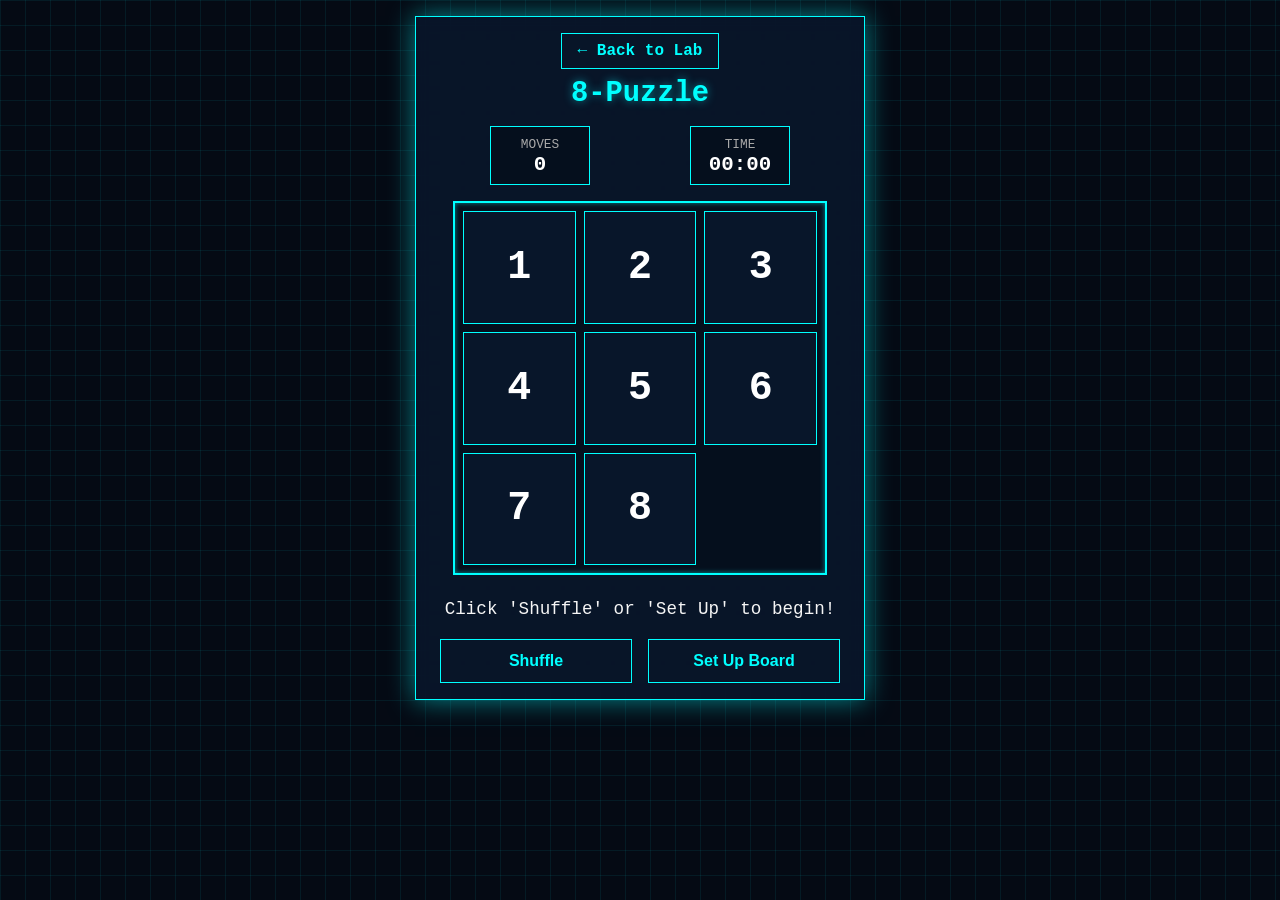
<file: games/8-puzzle/index.html>
<!DOCTYPE html>
<html lang="en">
<head>
    <meta charset="UTF-8">
    <meta name="viewport" content="width=device-width, initial-scale=1.0">
    <title>AI Sim: 8-Puzzle</title>
    <link rel="stylesheet" href="style.css">
    <script src="script.js" defer></script>
</head>
<body>

    <div class="game-container">

        <header class="game-header">
            <a href="../../index.html" class="btn-back">&larr; Back to Lab</a>
            <h1>8-Puzzle</h1>
        </header>

        <div class="game-info">
            <div class="info-box">
                <span>Moves</span>
                <p id="move-count">0</p>
            </div>
            <div class="info-box">
                <span>Time</span>
                <p id="timer">00:00</p>
            </div>
        </div>

        <div class="game-board" id="game-board">
            </div>

        <div class="game-controls">
            <p id="message">Click 'Shuffle' or 'Set Up' to begin!</p>
            <div class="button-group">
                <button id="shuffle-button" class="btn-play">Shuffle</button>
                <button id="setup-button" class="btn-play">Set Up Board</button>
            </div>
        </div>

    </div>

</body>
</html>
</file>
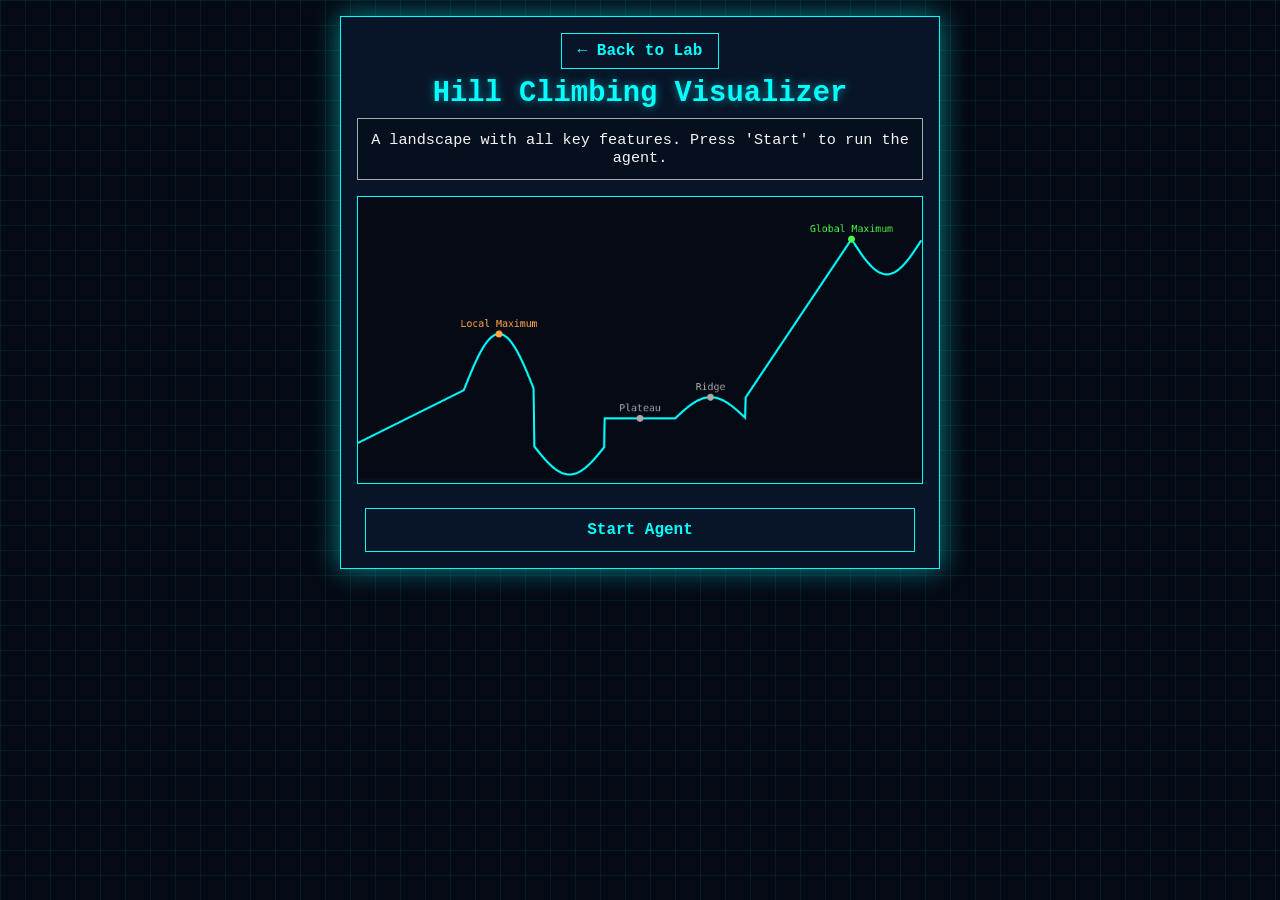
<file: games/hill-climbing/index.html>
<!DOCTYPE html>
<html lang="en">
<head>
    <meta charset="UTF-8">
    <meta name="viewport" content="width=device-width, initial-scale=1.0">
    <title>AI Sim: Hill Climbing</title>
    <link rel="stylesheet" href="style.css">
    <script src="script.js" defer></script>
</head>
<body>

    <div class="game-container">

        <header class="game-header">
            <a href="../../index.html" class="btn-back">&larr; Back to Lab</a>
            <h1>Hill Climbing Visualizer</h1>
        </header>

        <div class="message-area">
            <p id="message">A landscape with all key features. Press 'Start' to run the agent.</p>
        </div>

        <div class="simulation-world">
            <canvas id="landscape-canvas"></canvas>
        </div>
        
        <div class="controls-panel">
            <button id="start-button" class="btn-play">Start Agent</button>
        </div>

    </div>

</body>
</html>
</file>
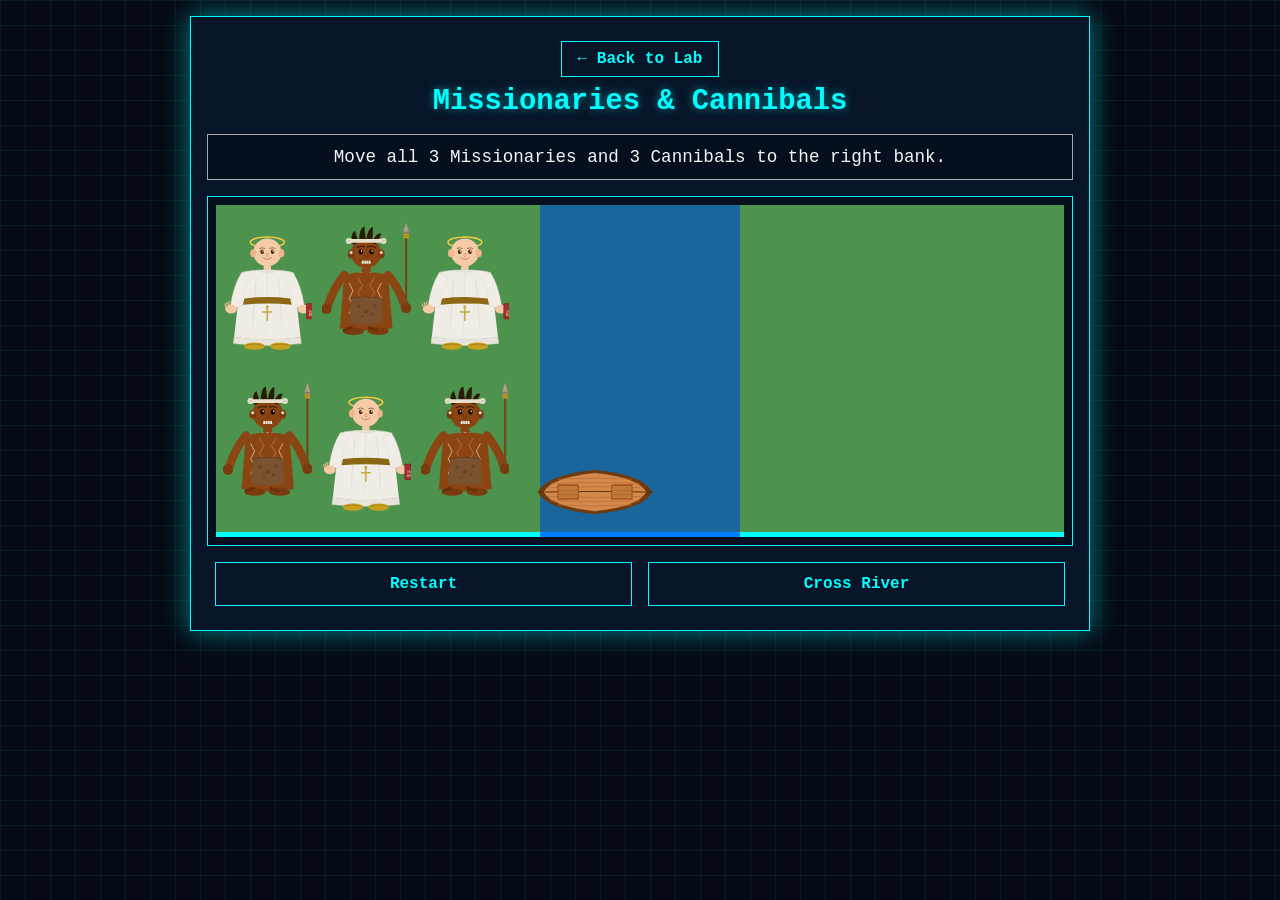
<file: games/missionaries-cannibals/index.html>
<!DOCTYPE html>
<html lang="en">

<head>
    <meta charset="UTF-8">
    <meta name="viewport" content="width=device-width, initial-scale=1.0">
    <title>AI Sim: Missionaries & Cannibals</title>
    <link rel="stylesheet" href="style.css">
    <script src="script.js" defer></script>
</head>

<body>

    <div class="game-container">

        <header class="game-header">
            <a href="../../index.html" class="btn-back">&larr; Back to Lab</a>
            <h1>Missionaries & Cannibals</h1>
        </header>

        <div class="message-area">
            <p id="message">Move all 3 Missionaries and 3 Cannibals to the right bank. Good luck.</p>
        </div>

        <div class="simulation-world">

            <div class="bank dropzone" id="bank-left">
            </div>

            <div class="river">
                <div class="boat dropzone" id="boat">
                </div>
            </div>

            <div class="bank dropzone" id="bank-right">
            </div>

        </div>

        <div class="controls">
            <button id="restart-button" class="btn-play">Restart</button>
            <button id="cross-river-button" class="btn-play">Cross River</button>
        </div>

    </div>

</body>

</html>
</file>
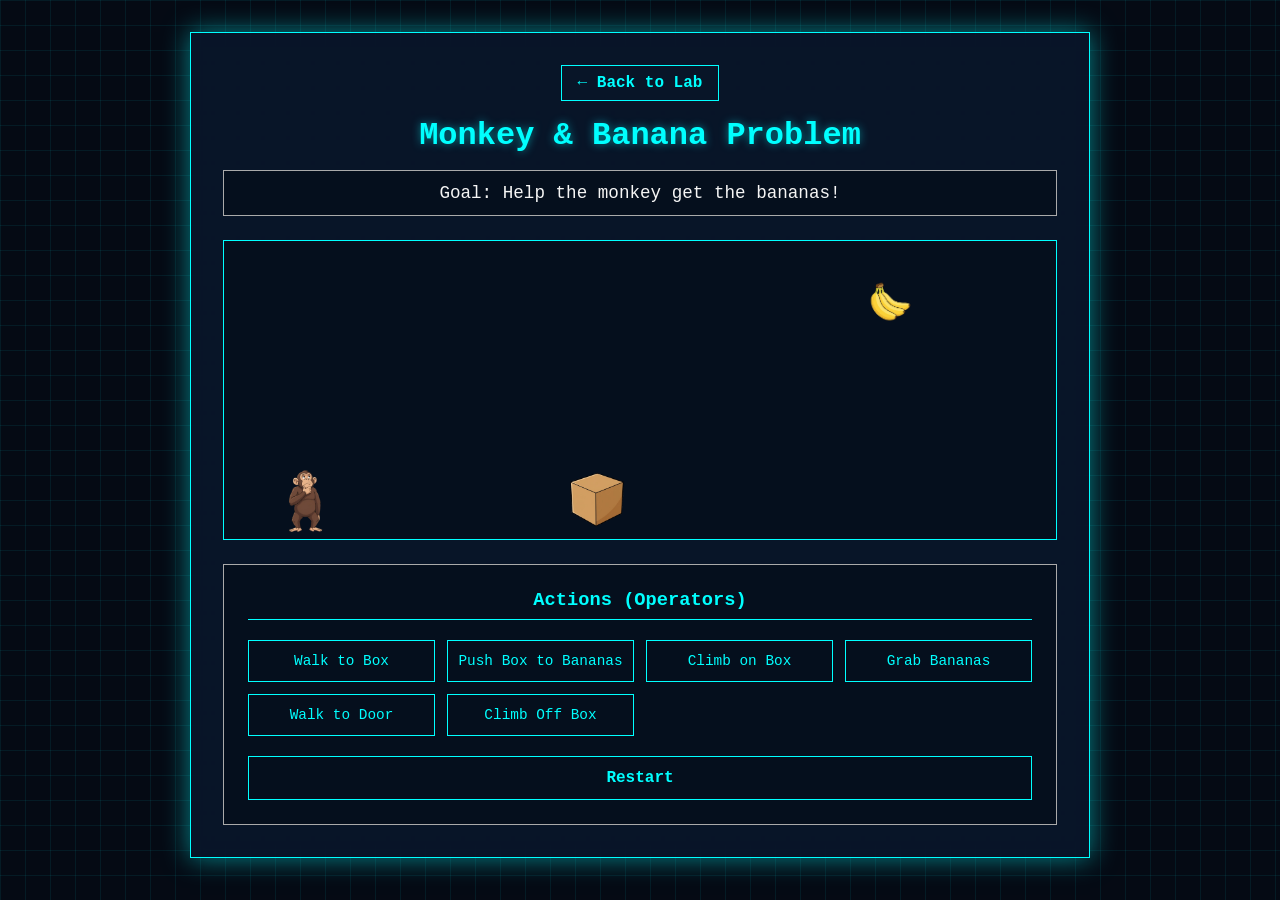
<file: games/monkey-banana/index.html>
<!DOCTYPE html>
<html lang="en">
<head>
    <meta charset="UTF-8">
    <meta name="viewport" content="width=device-width, initial-scale=1.0">
    <title>AI Sim: Monkey & Banana</title>
    <link rel="stylesheet" href="style.css">
    <script src="script.js" defer></script>
</head>
<body>

    <div class="game-container">

        <header class="game-header">
            <a href="../../index.html" class="btn-back">&larr; Back to Lab</a>
            <h1>Monkey & Banana Problem</h1>
        </header>

        <div class="message-area">
            <p id="message">Goal: Help the monkey get the bananas!</p>
        </div>

        <div class="simulation-world">
            <img id="bananas" class="world-object" src="images/bananas.png" alt="Bananas">
            <img id="box" class="world-object" src="images/box.png" alt="Box">
            <img id="monkey" class="world-object" src="images/monkey.png" alt="Monkey">

            <div class="location-marker" id="marker-door">Door</div>
            <div class="location-marker" id="marker-box">Box's Start</div>
            <div class="location-marker" id="marker-bananas">Under Bananas</div>
        </div>
        
        <div class="controls-panel">
            <h3>Actions (Operators)</h3>
            <button id="walk-to-box" class="btn-action">Walk to Box</button>
            <button id="push-box" class="btn-action">Push Box to Bananas</button>
            <button id="climb-box" class="btn-action">Climb on Box</button>
            <button id="grab-bananas" class="btn-action">Grab Bananas</button>
            
            <button id="walk-to-door" class="btn-action">Walk to Door</button>
            <button id="climb-off-box" class="btn-action">Climb Off Box</button>

            <button id="restart-button" class="btn-play">Restart</button>
        </div>

    </div>

</body>
</html>
</file>
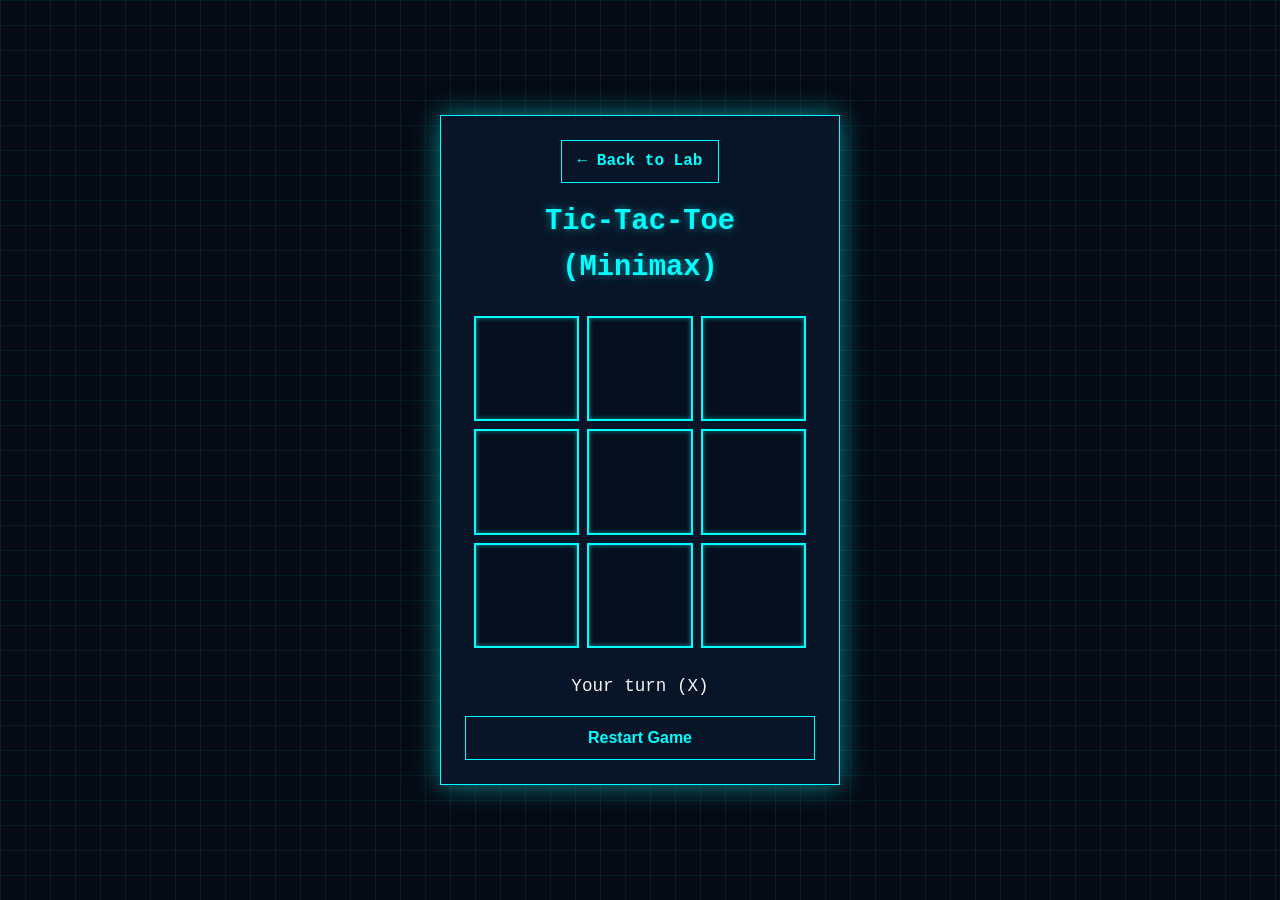
<file: games/tic-tac-toe/index.html>
<!DOCTYPE html>
<html lang="en">
<head>
    <meta charset="UTF-8">
    <meta name="viewport" content="width=device-width, initial-scale=1.0">
    <title>AI Sim: Tic-Tac-Toe</title>
    <link rel="stylesheet" href="style.css">
    <script src="script.js" defer></script>
</head>
<body>

    <div class="game-container">

        <header class="game-header">
            <a href="../../index.html" class="btn-back">&larr; Back to Lab</a>
            <h1>Tic-Tac-Toe (Minimax)</h1>
        </header>

        <div class="game-board" id="game-board">
            <div class="cell" data-cell></div>
            <div class="cell" data-cell></div>
            <div class="cell" data-cell></div>
            <div class="cell" data-cell></div>
            <div class="cell" data-cell></div>
            <div class="cell" data-cell></div>
            <div class="cell" data-cell></div>
            <div class="cell" data-cell></div>
            <div class="cell" data-cell></div>
        </div>

        <div class="game-controls">
            <p id="message">X's turn</p>
            <button id="restart-button" class="btn-play">Restart Game</button>
        </div>

    </div>

</body>
</html>
</file>
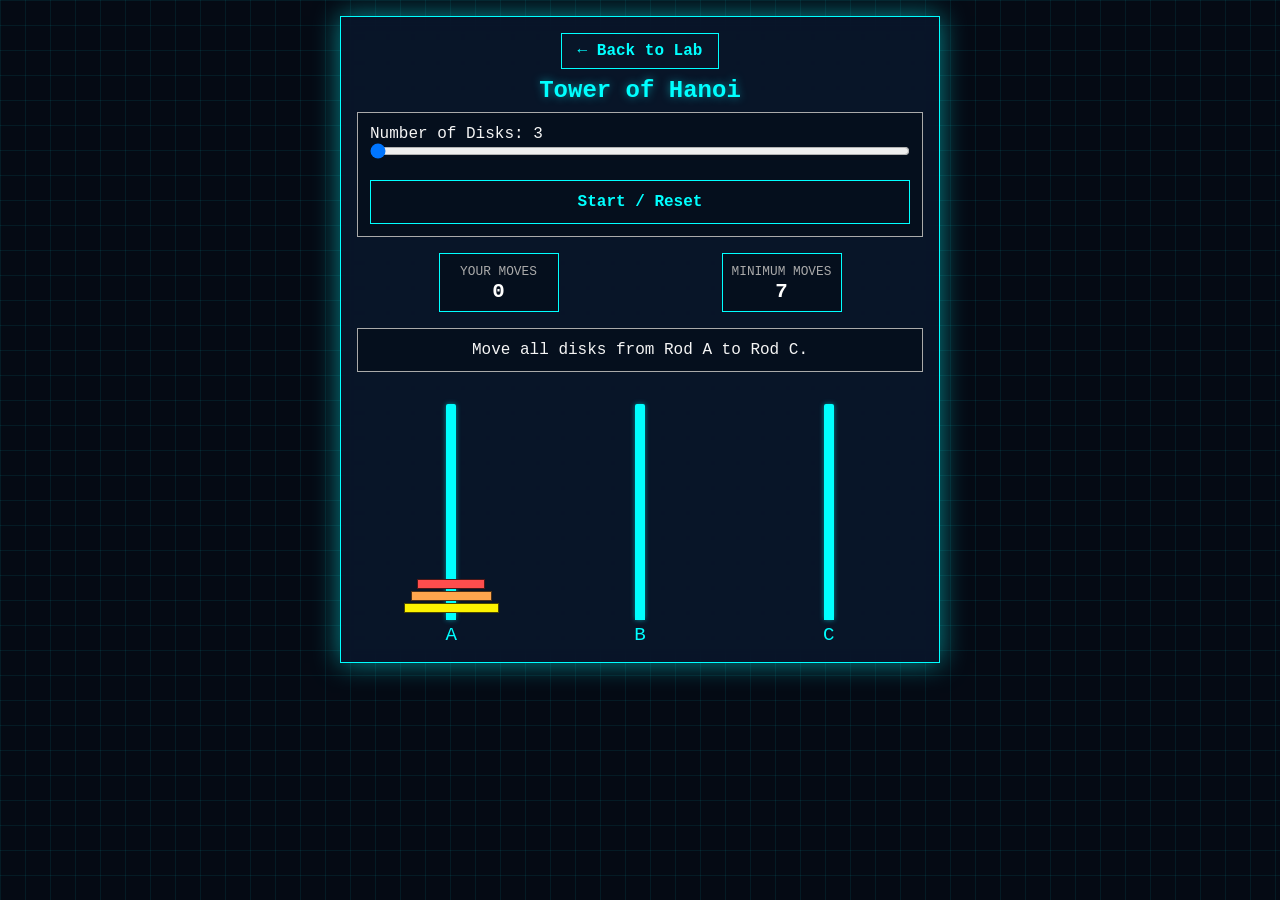
<file: games/tower-of-hanoi/index.html>
<!DOCTYPE html>
<html lang="en">
<head>
    <meta charset="UTF-8">
    <meta name="viewport" content="width=device-width, initial-scale=1.0">
    <title>AI Sim: Tower of Hanoi</title>
    <link rel="stylesheet" href="style.css">
    <script src="script.js" defer></script>
</head>
<body>

    <div class="game-container">

        <header class="game-header">
            <a href="../../index.html" class="btn-back">&larr; Back to Lab</a>
            <h1>Tower of Hanoi</h1>
        </header>

        <div class="setup-area">
            <div class="disk-slider">
                <label for="disk-count">Number of Disks: <span id="disk-count-label">3</span></label>
                <input type="range" id="disk-count" min="3" max="8" value="3">
            </div>
            <button id="restart-button" class="btn-play">Start / Reset</button>
        </div>

        <div class="game-info">
            <div class="info-box">
                <span>Your Moves</span>
                <p id="move-count">0</p>
            </div>
            <div class="info-box">
                <span>Minimum Moves</span>
                <p id="min-moves">7</p>
            </div>
        </div>

        <div class="message-area">
            <p id="message">Move all disks from Rod A to Rod C.</p>
        </div>

        <div class="game-board">
            <div class="rod-container">
                <div class="rod dropzone" id="rod-a"></div>
                <span>A</span>
            </div>
            <div class="rod-container">
                <div class="rod dropzone" id="rod-b"></div>
                <span>B</span>
            </div>
            <div class="rod-container">
                <div class="rod dropzone" id="rod-c"></div>
                <span>C</span>
            </div>
        </div>

    </div>

</body>
</html>
</file>
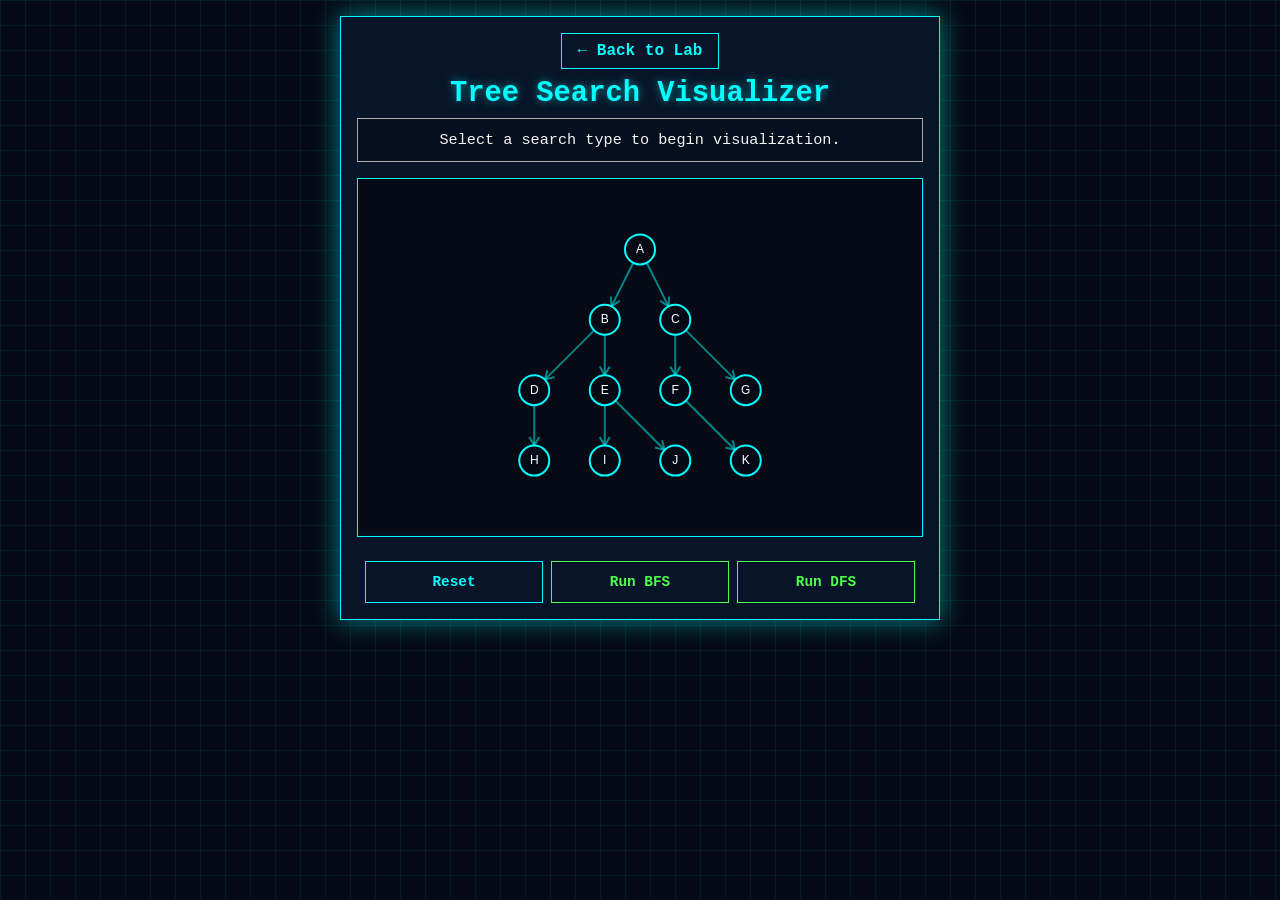
<file: games/tree-search-visualizer/index.html>
<!DOCTYPE html>
<html lang="en">
<head>
    <meta charset="UTF-8">
    <meta name="viewport" content="width=device-width, initial-scale=1.0">
    <title>AI Sim: Tree Search Visualizer</title>
    <link rel="stylesheet" href="style.css"> 
    <script src="script.js" defer></script>
</head>
<body>

    <div class="game-container">

        <header class="game-header">
            <a href="../../index.html" class="btn-back">&larr; Back to Lab</a>
            <h1>Tree Search Visualizer</h1>
        </header>

        <div class="message-area">
            <p id="message">Select a search type to visualize the exploration order.</p>
        </div>

        <div class="simulation-world">
            <canvas id="tree-canvas"></canvas>
        </div>
        
        <div class="controls-panel">
            <button id="restart-button" class="btn-play">Reset</button>
            <button id="bfs-button" class="btn-action">Run BFS</button>
            <button id="dfs-button" class="btn-action">Run DFS</button>
        </div>

    </div>

</body>
</html>
</file>
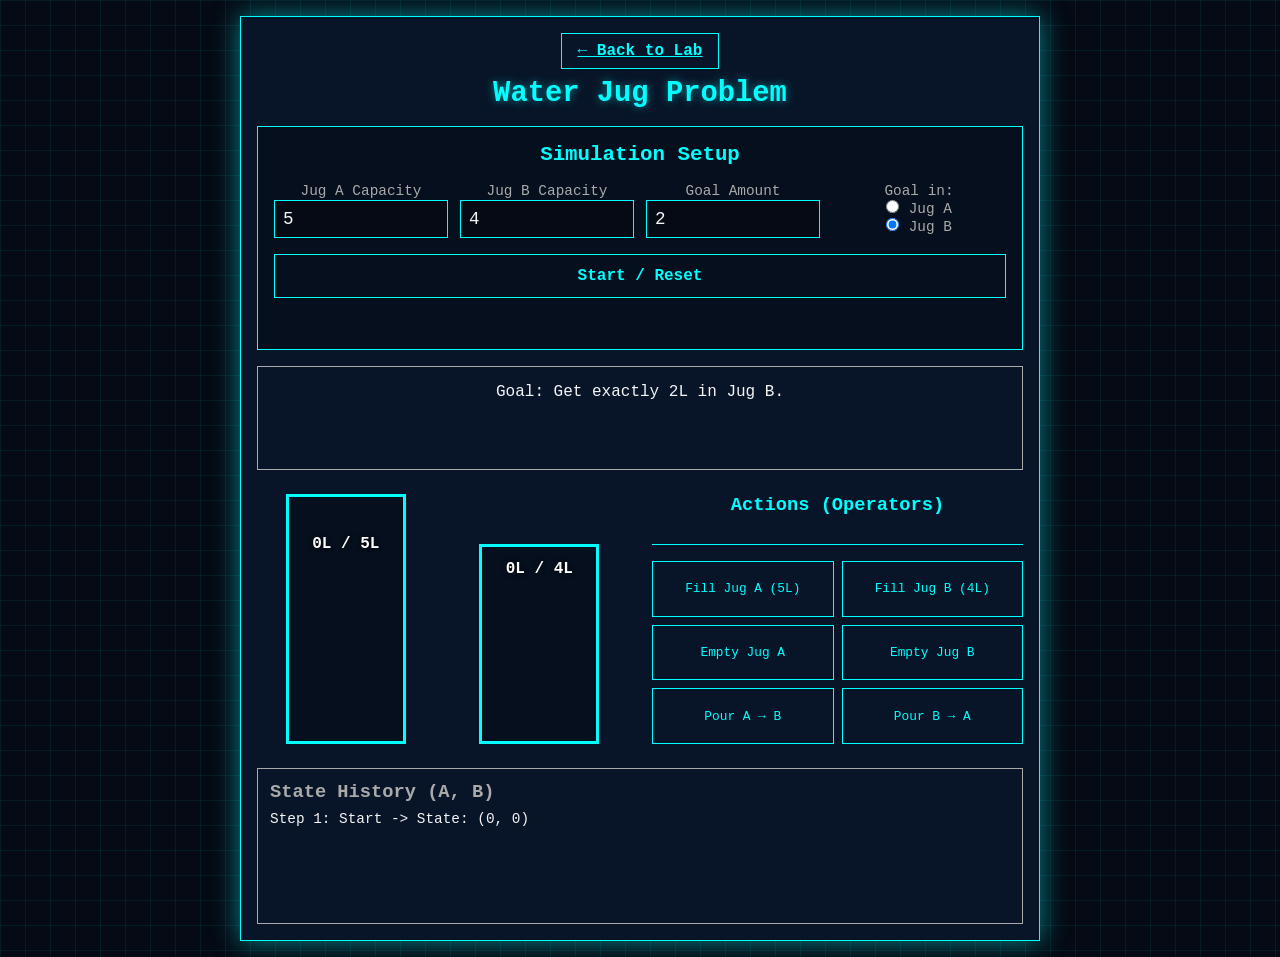
<file: games/water-jug/index.html>
<!DOCTYPE html>
<html lang="en">
<head>
    <meta charset="UTF-8">
    <meta name="viewport" content="width=device-width, initial-scale=1.0">
    <title>AI Sim: Water Jug Problem</title>
    <link rel="stylesheet" href="style.css">
    <script src="script.js" defer></script>
</head>
<body>

    <div class="game-container">

        <header class="game-header">
            <a href="../../index.html" class="btn-back">&larr; Back to Lab</a>
            <h1>Water Jug Problem</h1>
        </header>

        <div class="setup-area">
            <h3>Simulation Setup</h3>
            <div class="setup-grid">
                <div class="input-group">
                    <label for="jug-a-cap">Jug A Capacity</label>
                    <input type="number" id="jug-a-cap" value="5" min="1">
                </div>
                <div class="input-group">
                    <label for="jug-b-cap">Jug B Capacity</label>
                    <input type="number" id="jug-b-cap" value="4" min="1">
                </div>
                <div class="input-group">
                    <label for="goal-amount">Goal Amount</label>
                    <input type="number" id="goal-amount" value="2" min="1">
                </div>
                <div class="input-group radio-group">
                    <label>Goal in:</label>
                    <div class="radio-wrapper">
                        <input type="radio" id="goal-jug-a" name="goal-jug" value="a">
                        <label for="goal-jug-a">Jug A</label>
                    </div>
                    <div class="radio-wrapper">
                        <input type="radio" id="goal-jug-b" name="goal-jug" value="b" checked>
                        <label for="goal-jug-b">Jug B</label>
                    </div>
                </div>
            </div>
            <button id="start-button" class="btn-play">Start / Reset</button>
            <p id="setup-error"></p>
        </div>

        <div class="goal-display">
            <p id="goal-text"></p>
            <p id="win-message"></p>
        </div>

        <div class="simulation-area">
            
            <div class="jug-area">
                <div class="jug" id="jug-container-a">
                    <div class="water-level" id="water-a"></div>
                    <span class="jug-label" id="label-a">0L / 5L</span>
                    <span class="jug-name" id="jug-a-name">Jug A (5L)</span>
                </div>
                
                <div class="jug" id="jug-container-b">
                    <div class="water-level" id="water-b"></div>
                    <span class="jug-label" id="label-b">0L / 4L</span>
                    <span class="jug-name" id="jug-b-name">Jug B (4L)</span>
                </div>
            </div>

            <div class="controls-panel">
                <h3>Actions (Operators)</h3>
                <button id="fill-a" class="btn-action">Fill Jug A</button>
                <button id="fill-b" class="btn-action">Fill Jug B</button>
                <button id="empty-a" class="btn-action">Empty Jug A</button>
                <button id="empty-b" class="btn-action">Empty Jug B</button>
                <button id="pour-a-to-b" class="btn-action">Pour A &rarr; B</button>
                <button id="pour-b-to-a" class="btn-action">Pour B &rarr; A</button>
            </div>
        </div>
        
        <div class="history-controls">
            <div class="history-log">
                <h3>State History (A, B)</h3>
                <div id="log-content">
                    </div>
            </div>
        </div>

    </div>

</body>
</html>
</file>
<file: games/8-puzzle/style.css>
/* --- Global Variables & Theme Configuration --- */
:root {
    --bg-color: #050a14;
    --card-bg-color: rgba(10, 25, 47, 0.75);
    --primary-color: #00ffff;
    --primary-glow: rgba(0, 255, 255, 0.5);
    --secondary-color: #ffffff;
    --text-color: #f5f5f5;
    --text-muted: #aaa;
    --font-family: 'Consolas', 'Monaco', 'Menlo', 'Courier New', monospace;

    --tile-gap: 8px;
}

/* --- Basic Reset --- */
* {
    margin: 0;
    padding: 0;
    box-sizing: border-box;
}

body {
    font-family: var(--font-family);
    background-color: var(--bg-color);
    color: var(--text-color);

    /* Increased margin on sides for small viewports */
    padding: 1rem 0.5rem;

    display: flex;
    justify-content: center;
    align-items: flex-start;
    /* CRITICAL: Align to top, not center */
    min-height: 100vh;

    /* HUD grid background */
    background-image:
        linear-gradient(rgba(0, 255, 255, 0.07) 1px, transparent 1px),
        linear-gradient(90deg, rgba(0, 255, 255, 0.07) 1px, transparent 1px);
    background-size: 25px 25px;
}

.game-container {
    /* FINAL FIX: Use a responsive max-width to determine overall size */
    width: 95%;
    max-width: 450px;
    min-width: 300px;

    background-color: var(--card-bg-color);
    border: 1px solid var(--primary-color);
    box-shadow: 0 0 25px var(--primary-glow);
    backdrop-filter: blur(8px);
    padding: 1rem;
    /* Reduced overall padding */
    text-align: center;
}

/* --- Header & Back Button --- */
.game-header {
    margin-bottom: 1rem;
}

.game-header h1 {
    font-size: 1.8rem;
    color: var(--primary-color);
    text-shadow: 0 0 8px var(--primary-glow);
    margin-top: 0.5rem;
}

.btn-back {
    display: inline-block;
    padding: 0.5rem 1rem;
    background-color: transparent;
    border: 1px solid var(--primary-color);
    color: var(--primary-color);
    text-decoration: none;
    font-weight: bold;
    transition: all 0.2s;
}

.btn-back:hover {
    background-color: var(--primary-color);
    color: #000;
    box-shadow: 0 0 15px var(--primary-glow);
}

/* --- Game Info (Moves/Time) --- */
.game-info {
    display: flex;
    justify-content: space-around;
    margin-bottom: 1rem;
    padding: 0 0.5rem;
}

.info-box {
    background-color: rgba(5, 10, 20, 0.5);
    border: 1px solid var(--primary-color);
    padding: 0.5rem 1rem;
    min-width: 100px;
}

.info-box span {
    font-size: 0.8rem;
    color: var(--text-muted);
    text-transform: uppercase;
}

.info-box p {
    font-size: 1.3rem;
    font-weight: bold;
    color: var(--secondary-color);
}

/* --- Game Board Styling --- */
.game-board {
    display: grid;
    grid-template-columns: repeat(3, 1fr);
    grid-template-rows: repeat(3, 1fr);
    gap: var(--tile-gap);

    /* CRITICAL FIX: Base the grid size on the container, not the viewport */
    width: 90%;
    height: auto;
    aspect-ratio: 1 / 1;
    margin: 0 auto 1.5rem;

    background-color: rgba(5, 10, 20, 0.5);
    border: 2px solid var(--primary-color);
    box-shadow: 0 0 5px var(--primary-glow) inset;
    padding: var(--tile-gap);
}

.tile {
    width: 100%;
    height: 100%;
    aspect-ratio: 1 / 1;
    background-color: var(--card-bg-color);
    border: 1px solid var(--primary-color);

    display: flex;
    justify-content: center;
    align-items: center;

    font-size: 7vw;
    /* Base font size scales with viewport width */
    font-weight: bold;
    color: var(--secondary-color);

    cursor: pointer;
    user-select: none;

    transition: transform 0.2s ease-out, background-color 0.2s, box-shadow 0.2s;
}

.tile:hover {
    background-color: rgba(0, 255, 255, 0.1);
    border-width: 2px;
}

/* --- New Class for Editor Mode --- */
.tile-selected {
    border-color: var(--secondary-color);
    box-shadow: 0 0 15px var(--secondary-color);
}

/* The "empty" tile (tile number 0) */
.tile-empty {
    opacity: 0;
    cursor: default;
}

.tile-empty:hover {
    background-color: transparent;
    border-width: 1px;
}

/* --- Controls & Message --- */
.game-controls {
    padding: 0 0.5rem;
}

.game-controls #message {
    font-size: 1.1rem;
    color: var(--text-color);
    margin-bottom: 1rem;
    min-height: 1.5rem;
}

/* --- New Button Group --- */
.button-group {
    display: flex;
    gap: 1rem;
}

/* Re-use the 'btn-play' style */
.btn-play {
    display: block;
    width: 100%;
    padding: 0.75rem;
    background-color: transparent;
    border: 1px solid var(--primary-color);
    color: var(--primary-color);
    text-align: center;
    text-decoration: none;
    font-weight: bold;
    font-size: 1rem;
    cursor: pointer;
    transition: all 0.2s;
}

.btn-play:hover {
    background-color: var(--primary-color);
    color: #000;
    text-shadow: none;
    box-shadow: 0 0 15px var(--primary-glow);
}

/* |--------------------------------------------------------------------------
| MEDIA QUERY: Capping font size on larger screens (The Correct Fix)
|--------------------------------------------------------------------------
*/
@media (min-width: 500px) {
    .tile {
        /* Cap the font size at 2.5rem */
        font-size: 2.5rem;
    }
}
</file>
<file: games/hill-climbing/style.css>
/* --- Global Variables & Theme Configuration --- */
:root {
    --bg-color: #050a14;
    --card-bg-color: rgba(10, 25, 47, 0.75);
    --primary-color: #00ffff;
    --primary-glow: rgba(0, 255, 255, 0.5);
    --secondary-color: #ffffff;
    --error-color: #ff4d4d;
    --win-color: #4dff4d;
    --text-color: #f5f5f5;
    --text-muted: #aaa;
    --font-family: 'Consolas', 'Monaco', 'Menlo', 'Courier New', monospace;
}

/* --- Basic Reset --- */
* {
    margin: 0;
    padding: 0;
    box-sizing: border-box;
}

body {
    font-family: var(--font-family);
    background-color: var(--bg-color);
    color: var(--text-color);
    display: flex;
    justify-content: center;
    align-items: flex-start;
    min-height: 100vh;
    padding: 1rem 0.5rem;
    /* Added responsive padding */
    overflow-x: hidden;

    /* HUD grid background */
    background-image:
        linear-gradient(rgba(0, 255, 255, 0.07) 1px, transparent 1px),
        linear-gradient(90deg, rgba(0, 255, 255, 0.07) 1px, transparent 1px);
    background-size: 25px 25px;
}

.game-container {
    /* CRITICAL FIX: Use percentage width and smaller max-width */
    width: 95%;
    max-width: 600px;
    background-color: var(--card-bg-color);
    border: 1px solid var(--primary-color);
    box-shadow: 0 0 25px var(--primary-glow);
    backdrop-filter: blur(8px);
    padding: 1rem;
    /* Reduced padding */
    text-align: center;
}

/* --- Header & Back Button --- */
.game-header {
    margin-bottom: 0.5rem;
}

.game-header h1 {
    font-size: 1.8rem;
    /* Reduced size for mobile header */
    color: var(--primary-color);
    text-shadow: 0 0 8px var(--primary-glow);
    margin-top: 0.5rem;
}

.btn-back {
    display: inline-block;
    padding: 0.5rem 1rem;
    background-color: transparent;
    border: 1px solid var(--primary-color);
    color: var(--primary-color);
    text-decoration: none;
    font-weight: bold;
    transition: all 0.2s;
}

.btn-back:hover {
    background-color: var(--primary-color);
    color: #000;
    box-shadow: 0 0 15px var(--primary-glow);
}

/* --- Message Area --- */
.message-area {
    padding: 0.75rem;
    margin-bottom: 1rem;
    /* Reduced margin */
    min-height: 2.5rem;
    background-color: rgba(5, 10, 20, 0.5);
    border: 1px solid var(--text-muted);
}

.message-area p {
    font-size: 0.95rem;
    /* Reduced font size */
    transition: color 0.3s;
}

.message-area .win {
    color: var(--win-color);
    font-weight: bold;
}

.message-area .fail {
    color: var(--error-color);
    font-weight: bold;
}

/* --- Simulation World --- */
.simulation-world {
    width: 100%;
    /* Ensure it uses full container width */
    aspect-ratio: 2 / 1;
    background-color: rgba(5, 10, 20, 0.5);
    border: 1px solid var(--primary-color);
    margin-bottom: 1.5rem;
}

#landscape-canvas {
    width: 100%;
    /* Canvas must fill its container */
    height: 100%;
}

/* --- Controls --- */
.controls-panel {
    display: flex;
    gap: 1rem;
    padding: 0 0.5rem;
    /* Padding for mobile edges */
}

/* 'btn-play' for restart */
.btn-play {
    flex: 1;
    padding: 0.75rem;
    background-color: transparent;
    border: 1px solid var(--primary-color);
    color: var(--primary-color);
    font-family: var(--font-family);
    font-size: 1rem;
    font-weight: bold;
    cursor: pointer;
    transition: all 0.2s;
}

.btn-play:hover:not(:disabled) {
    background-color: var(--primary-color);
    color: #000;
    text-shadow: none;
    box-shadow: 0 0 15px var(--primary-glow);
}

.btn-play:disabled {
    border-color: #444;
    color: #777;
    cursor: not-allowed;
}
</file>
<file: games/missionaries-cannibals/style.css>
/* --- Global Variables & Theme Configuration --- */
:root {
    --bg-color: #050a14;
    --card-bg-color: rgba(10, 25, 47, 0.75);
    --primary-color: #00ffff;
    --primary-glow: rgba(0, 255, 255, 0.5);
    --secondary-color: #ffffff;
    --error-color: #ff4d4d;
    /* For Cannibals */
    --text-color: #f5f5f5;
    --text-muted: #aaa;
    --font-family: 'Consolas', 'Monaco', 'Menlo', 'Courier New', monospace;

    /* CRITICAL FIX: Base sizes on standard units (Used for Desktop Cap) */
    --river-width-ratio: 30%;
}

/* --- Basic Reset --- */
* {
    margin: 0;
    padding: 0;
    box-sizing: border-box;
}

body {
    font-family: var(--font-family);
    background-color: var(--bg-color);
    color: var(--text-color);
    display: flex;
    justify-content: center;
    align-items: flex-start;
    min-height: 100vh;
    padding: 1rem 0.5rem;

    /* HUD grid background */
    background-image:
        linear-gradient(rgba(0, 255, 255, 0.07) 1px, transparent 1px),
        linear-gradient(90deg, rgba(0, 255, 255, 0.07) 1px, transparent 1px);
    background-size: 25px 25px;
    overflow-x: hidden;
}

.game-container {
    width: 95%;
    max-width: 900px;
    background-color: var(--card-bg-color);
    border: 1px solid var(--primary-color);
    box-shadow: 0 0 25px var(--primary-glow);
    backdrop-filter: blur(8px);
    padding: 1.5rem 1rem;
    text-align: center;
}

/* --- Header & Message Area --- */
.game-header {
    margin-bottom: 1rem;
}

.game-header h1 {
    font-size: 1.8rem;
    color: var(--primary-color);
    text-shadow: 0 0 8px var(--primary-glow);
    margin-top: 0.5rem;
}

.btn-back {
    display: inline-block;
    padding: 0.5rem 1rem;
    background-color: transparent;
    border: 1px solid var(--primary-color);
    color: var(--primary-color);
    text-decoration: none;
    font-weight: bold;
    transition: all 0.2s;
    position: relative;
    z-index: 10;
}

.btn-back:hover {
    background-color: var(--primary-color);
    color: #000;
    box-shadow: 0 0 15px var(--primary-glow);
}

.message-area {
    padding: 0.75rem;
    margin-bottom: 1rem;
    min-height: 2.5rem;
    background-color: rgba(5, 10, 20, 0.5);
    border: 1px solid var(--text-muted);
}

.message-area p {
    font-size: 1.1rem;
}

.message-area .lose {
    color: var(--error-color);
    font-weight: bold;
}

.win {
    color: lightgreen;
    font-weight: bold;
}


/* --- Simulation World (FLUID BASE) --- */
.simulation-world {
    display: flex;
    width: 100%;
    height: 350px;
    /* Base height */
    border: 1px solid var(--primary-color);
    background-color: rgba(5, 10, 20, 0.5);
    padding: 0.5rem;
    align-items: flex-end;

    /* CRITICAL FIX: Removed min-width to allow shrinking */
    overflow-x: hidden;
}

.bank {
    flex: 1;
    height: 100%;
    padding: 0.25rem;
    border-bottom: 5px solid var(--primary-color);
    background-color: rgb(77, 146, 77);
    display: flex;
    flex-wrap: wrap;
    gap: 0.25rem;
    align-content: flex-start;
}

.river {
    width: 200px;
    /* Base desktop width */
    height: 100%;
    background-color: rgba(34, 144, 217, 0.684);
    position: relative;
    border-bottom: 5px solid #007bff;
}

/* --- Boat and Character Sizing --- */
.boat {
    width: 120px;
    /* Base boat size */
    height: 70px;
    /* background-color: var(--card-bg-color); */
    background-image: url(./assets/boat.svg);
    background-repeat: no-repeat;
    background-position: center;
    background-size: 175%;
    /* border: 2px solid var(--primary-color); */
    position: absolute;
    bottom: 5px;
    left: -5px;
    transition: left 0.7s ease-in-out;
    padding: 0.5rem 0.25rem;
    display: flex;
    gap: 0.1rem;
    justify-content: center;
    align-items: center;
}

.boat.on-right-bank {
    left: 85px;
    /* Fixed position for 200px river */
}

.character {
    /* CRITICAL FIX: Switched to fluid sizing based on bank width */
    width: 30%;
    /* Take up 30% of the available bank width (allowing 3 per row) */
    /* height: 50px; */

    min-width: 40px;
    /* Ensure a stable minimum size on extremely small screens */
    min-height: 50px;

    padding: 3px;
    object-fit: cover;
    cursor: grab;
    font-weight: bold;
    display: flex;
    justify-content: center;
    align-items: center;
    color: #000;
    user-select: none;
    font-size: 18px;
}

.missionary {
    /* background-color: var(--primary-color); */
    /* text-shadow: 0 0 5px #000; */
    height: 49%;
    min-height: 70px;
}

.cannibal {
    /* background-color: var(--error-color); */
    /* text-shadow: 0 0 5px #000; */
    height: 49%;
    min-height: 70px;
}

/* --- Controls --- */
.controls {
    display: flex;
    gap: 1rem;
    margin-top: 1rem;
    padding: 0 0.5rem;
}

.btn-play {
    flex: 1;
    padding: 0.75rem;
    background-color: transparent;
    border: 1px solid var(--primary-color);
    color: var(--primary-color);
    font-family: var(--font-family);
    font-size: 1rem;
    font-weight: bold;
    cursor: pointer;
    transition: all 0.2s;
}

/*
|--------------------------------------------------------------------------
| MEDIA QUERY: FLUID SCALING FOR MOBILE (Screen Width < 600px)
|--------------------------------------------------------------------------
| Ensures that the river and boat shrink while the characters maintain a 
| minimum size for visibility.
*/
@media (max-width: 600px) {

    /* Reduce overall width to prevent excessive side margins */
    .game-container {
        max-width: 450px;
    }

    /* Shrink the river and boat proportionally */
    .river {
        width: 100px;
    }

    .boat {
        width: 80px;
        height: 55px;
    }

    /* Adjust boat position for the new fluid/fixed river width */
    .boat.on-right-bank {
        /* River width (100px) - Boat width (80px) + 5px offset = 25px */
        left: 25px;
    }

    /* CRITICAL FIX: Ensure characters stay within bank bounds on mobile */
    .character {
        width: 30px;
        /* Force minimum necessary width */
        font-size: 12px;
        min-width: 30px;
        min-height: 40px;
        height: 40px;
    }
}
</file>
<file: games/monkey-banana/style.css>
/* --- Global Variables & Theme Configuration --- */
:root {
    --bg-color: #050a14;
    --card-bg-color: rgba(10, 25, 47, 0.75);
    --primary-color: #00ffff;
    --primary-glow: rgba(0, 255, 255, 0.5);
    --secondary-color: #ffffff;
    --error-color: #ff4d4d;
    --text-color: #f5f5f5;
    --text-muted: #aaa;
    --font-family: 'Consolas', 'Monaco', 'Menlo', 'Courier New', monospace;
}

/* --- Basic Reset --- */
* {
    margin: 0;
    padding: 0;
    box-sizing: border-box;
}

body {
    font-family: var(--font-family);
    background-color: var(--bg-color);
    color: var(--text-color);
    display: flex;
    justify-content: center;
    align-items: flex-start;
    min-height: 100vh;
    padding: 2rem 0;
    
    /* HUD grid background */
    background-image:
        linear-gradient(rgba(0, 255, 255, 0.07) 1px, transparent 1px),
        linear-gradient(90deg, rgba(0, 255, 255, 0.07) 1px, transparent 1px);
    background-size: 25px 25px;
}

.game-container {
    width: 90%;
    max-width: 900px;
    background-color: var(--card-bg-color);
    border: 1px solid var(--primary-color);
    box-shadow: 0 0 25px var(--primary-glow);
    backdrop-filter: blur(8px);
    padding: 2rem;
    text-align: center;
}

/* --- Header & Back Button --- */
.game-header {
    margin-bottom: 1rem;
}
.game-header h1 {
    font-size: 2rem;
    color: var(--primary-color);
    text-shadow: 0 0 8px var(--primary-glow);
    margin-top: 1rem;
}
.btn-back {
    display: inline-block;
    padding: 0.5rem 1rem;
    background-color: transparent;
    border: 1px solid var(--primary-color);
    color: var(--primary-color);
    text-decoration: none;
    font-weight: bold;
    transition: all 0.2s;
}
.btn-back:hover {
    background-color: var(--primary-color);
    color: #000;
    box-shadow: 0 0 15px var(--primary-glow);
}

/* --- Message Area --- */
.message-area {
    padding: 0.75rem;
    margin-bottom: 1.5rem;
    min-height: 2.5rem;
    background-color: rgba(5, 10, 20, 0.5);
    border: 1px solid var(--text-muted);
}
.message-area p {
    font-size: 1.1rem;
    transition: color 0.3s;
}
.message-area .win {
    color: var(--primary-color);
    font-weight: bold;
}
.message-area .fail {
    color: var(--error-color);
    font-weight: bold;
}

/* --- Simulation World --- */
.simulation-world {
    width: 100%;
    height: 300px;
    background-color: rgba(5, 10, 20, 0.5);
    border: 1px solid var(--primary-color);
    position: relative; /* Anchor for world-objects */
    overflow: hidden;
}

/* --- World Objects (Monkey, Box, Bananas) --- */
.world-object {
    width: 80px;  /* Set a consistent width */
    height: 80px; /* Set a consistent height */
    position: absolute;
    bottom: 0; /* Default to 'on the floor' */
    
    /* This makes images scale correctly */
    object-fit: contain; 
    
    transition: left 1s ease-in-out, bottom 0.5s ease-in-out;
}

#monkey {
    left: 5%; /* Start at door */
    z-index: 10;
}
#box {
    left: 40%; /* Start in middle */
    z-index: 5;
}
#bananas {
    left: 75%; /* Under bananas location */
    bottom: 70%; /* Hanging from ceiling */
    height: 60px; /* Keep bananas a bit smaller */
    z-index: 1;
}

/* Location markers for clarity */
.location-marker {
    position: absolute;
    bottom: -25px;
    font-size: 0.8rem;
    color: var(--text-muted);
}
#marker-door { left: 5%; }
#marker-box { left: 40%; }
#marker-bananas { left: 75%; }

/* --- Controls Panel --- */
.controls-panel {
    margin-top: 1.5rem;
    border: 1px solid var(--text-muted);
    background-color: rgba(5, 10, 20, 0.5);
    padding: 1.5rem;
    display: grid;
    grid-template-columns: repeat(auto-fit, minmax(180px, 1fr));
    gap: 0.75rem;
}
.controls-panel h3 {
    grid-column: 1 / -1;
    color: var(--primary-color);
    margin-bottom: 0.5rem;
    border-bottom: 1px solid var(--primary-color);
    padding-bottom: 0.5rem;
}
#restart-button {
    grid-column: 1 / -1;
    margin-top: 0.5rem;
}

/* --- Action Button Styling --- */
.btn-action {
    padding: 0.75rem 0.5rem;
    background-color: transparent;
    border: 1px solid var(--primary-color);
    color: var(--primary-color);
    cursor: pointer;
    font-family: var(--font-family);
    font-size: 0.9rem;
    transition: all 0.2s;
}
.btn-action:hover:not(:disabled) {
    background-color: var(--primary-color);
    color: #000;
    box-shadow: 0 0 10px var(--primary-glow);
}
.btn-action:disabled {
    border-color: #444;
    color: #777;
    cursor: not-allowed;
    background-color: transparent;
}

/* Re-use 'btn-play' for restart */
.btn-play {
    padding: 0.75rem;
    background-color: transparent;
    border: 1px solid var(--primary-color);
    color: var(--primary-color);
    font-family: var(--font-family);
    font-size: 1rem;
    font-weight: bold;
    cursor: pointer;
    transition: all 0.2s;
}
.btn-play:hover {
    background-color: var(--primary-color);
    color: #000;
    text-shadow: none;
    box-shadow: 0 0 15px var(--primary-glow);
}
</file>
<file: games/tic-tac-toe/style.css>
/* --- Global Styles & AI/Game Variables --- */
:root {
    --bg-color: #050a14;
    --card-bg-color: rgba(10, 25, 47, 0.75);
    --primary-color: #00ffff;
    --primary-glow: rgba(0, 255, 255, 0.5);
    --secondary-color: #ffffff;
    /* We'll use this for 'O' */
    --text-color: #f5f5f5;
    --text-muted: #aaa;
    --font-family: 'Consolas', 'Monaco', 'Menlo', 'Courier New', monospace;
}

/* --- Basic Reset --- */
* {
    margin: 0;
    padding: 0;
    box-sizing: border-box;
}

body {
    font-family: var(--font-family);
    background-color: var(--bg-color);
    color: var(--text-color);
    line-height: 1.6;

    /* Center the game in the middle of the page */
    display: flex;
    justify-content: center;
    align-items: center;
    min-height: 100vh;
    padding: 1rem;
    /* Added padding for smaller viewports */

    /* HUD grid background from main page */
    background-image:
        linear-gradient(rgba(0, 255, 255, 0.07) 1px, transparent 1px),
        linear-gradient(90deg, rgba(0, 255, 255, 0.07) 1px, transparent 1px);
    background-size: 25px 25px;
}

.game-container {
    /* CRITICAL FIX: Use a percentage width for responsiveness */
    width: 95%;
    max-width: 400px;
    /* Reduced max-width for desktop/tablet boundary */
    background-color: var(--card-bg-color);
    border: 1px solid var(--primary-color);
    box-shadow: 0 0 25px var(--primary-glow);
    backdrop-filter: blur(8px);
    padding: 1.5rem;
    /* Reduced padding for mobile space */
    text-align: center;
}

/* --- Header & Back Button --- */
.game-header {
    margin-bottom: 1.5rem;
    /* Reduced margin */
}

.game-header h1 {
    font-size: 1.8rem;
    /* Slightly reduced font size for mobile header */
    color: var(--primary-color);
    text-shadow: 0 0 8px var(--primary-glow);
    margin-top: 1rem;
}

.btn-back {
    display: inline-block;
    padding: 0.5rem 1rem;
    background-color: transparent;
    border: 1px solid var(--primary-color);
    color: var(--primary-color);
    text-decoration: none;
    font-weight: bold;
    transition: all 0.2s;
}

.btn-back:hover {
    background-color: var(--primary-color);
    color: #000;
    box-shadow: 0 0 15px var(--primary-glow);
}

/* --- Game Board Styling --- */
.game-board {
    /* Center the board within the container */
    margin: 0 auto 1.5rem;
    /* Ensure the board scales based on container size, not fixed pixels */
    width: 95%;
    display: grid;
    grid-template-columns: repeat(3, 1fr);
    gap: 8px;
    /* Slightly smaller gap */
}

.cell {
    width: 100%;
    aspect-ratio: 1 / 1;
    background-color: rgba(5, 10, 20, 0.5);
    border: 2px solid var(--primary-color);
    box-shadow: 0 0 5px var(--primary-glow) inset;

    display: flex;
    justify-content: center;
    align-items: center;

    /* CRITICAL FIX: Use viewport-relative font size for scaling */
    font-size: 10vw;

    font-weight: bold;
    cursor: pointer;
    transition: background-color 0.2s;
}

.cell:hover {
    background-color: rgba(0, 255, 255, 0.1);
}

/* Style for X */
.cell.x {
    color: var(--primary-color);
    /* Cyan */
    text-shadow: 0 0 10px var(--primary-glow);
}

/* Style for O */
.cell.o {
    color: var(--secondary-color);
    /* White */
    text-shadow: 0 0 10px var(--secondary-color);
}

/* --- Controls & Message --- */
.game-controls #message {
    font-size: 1.1rem;
    /* Reduced font size */
    color: var(--text-color);
    margin-bottom: 1rem;
    min-height: 1.5rem;
}

/* Re-use the 'btn-play' style from the homepage */
.btn-play {
    display: block;
    width: 100%;
    padding: 0.75rem;
    background-color: transparent;
    border: 1px solid var(--primary-color);
    color: var(--primary-color);
    text-align: center;
    text-decoration: none;
    font-weight: bold;
    font-size: 1rem;
    cursor: pointer;
    transition: all 0.2s;
}

.btn-play:hover {
    background-color: var(--primary-color);
    color: #000;
    text-shadow: none;
    box-shadow: 0 0 15px var(--primary-glow);
}


/*
|--------------------------------------------------------------------------
| MEDIA QUERY: Capping font size on larger screens
|--------------------------------------------------------------------------
| This prevents the 'X' and 'O' markers from becoming excessively large 
| on tablets and desktops.
*/
@media (min-width: 450px) {
    .cell {
        /* Once the viewport is wider than 450px, use a fixed pixel size */
        font-size: 45px;
    }
}
</file>
<file: games/tower-of-hanoi/style.css>
/* --- Global Variables & Theme Configuration --- */
:root {
    --bg-color: #050a14;
    --card-bg-color: rgba(10, 25, 47, 0.75);
    --primary-color: #00ffff;
    --primary-glow: rgba(0, 255, 255, 0.5);
    --secondary-color: #ffffff;
    --error-color: #ff4d4d;
    --text-color: #f5f5f5;
    --text-muted: #aaa;
    --font-family: 'Consolas', 'Monaco', 'Menlo', 'Courier New', monospace;
    
    /* Disk Colors */
    --disk-colors: #ff4d4d, #ffa64d, #fcf300, #4dff4d, #4d4dff, #a64dff, #ff4dff, #4dffff;
    
    /* NEW: Base width for the game area (used for fluid sizing) */
    --game-area-width: 80vw;
}

/* --- Basic Reset --- */
* {
    margin: 0;
    padding: 0;
    box-sizing: border-box;
}

body {
    font-family: var(--font-family);
    background-color: var(--bg-color);
    color: var(--text-color);
    display: flex;
    justify-content: center;
    align-items: flex-start;
    min-height: 100vh;
    padding: 1rem 0.5rem; /* Fluid padding on sides */
    
    /* HUD grid background */
    background-image:
        linear-gradient(rgba(0, 255, 255, 0.07) 1px, transparent 1px),
        linear-gradient(90deg, rgba(0, 255, 255, 0.07) 1px, transparent 1px);
    background-size: 25px 25px;
}

.game-container {
    width: 95%; /* Use most of the available width */
    max-width: 600px; /* Reduced max-width for better control */
    background-color: var(--card-bg-color);
    border: 1px solid var(--primary-color);
    box-shadow: 0 0 25px var(--primary-glow);
    backdrop-filter: blur(8px);
    padding: 1rem; /* Reduced padding */
    text-align: center;
}

/* --- Header & Back Button --- */
.game-header {
    margin-bottom: 0.5rem;
}
.game-header h1 {
    font-size: 1.5rem; /* Reduced size for mobile */
    color: var(--primary-color);
    text-shadow: 0 0 8px var(--primary-glow);
    margin-top: 0.5rem;
}
.btn-back {
    display: inline-block;
    padding: 0.5rem 1rem;
    background-color: transparent;
    border: 1px solid var(--primary-color);
    color: var(--primary-color);
    text-decoration: none;
    font-weight: bold;
    transition: all 0.2s;
}
.btn-back:hover {
    background-color: var(--primary-color);
    color: #000;
    box-shadow: 0 0 15px var(--primary-glow);
}

/* --- Setup Area --- */
.setup-area {
    display: flex;
    justify-content: space-between;
    align-items: center;
    gap: 1rem;
    padding: 0.75rem;
    background-color: rgba(5, 10, 20, 0.5);
    border: 1px solid var(--text-muted);
    margin-bottom: 1rem;
    flex-wrap: wrap; /* Allow wrapping on small screens */
}
.disk-slider {
    flex-grow: 1;
    text-align: left;
    min-width: 150px;
}
#disk-count {
    width: 100%;
}
#restart-button {
    min-width: 100px;
    flex-grow: 0;
}

/* --- Game Info --- */
.game-info {
    display: flex;
    justify-content: space-around;
    margin-bottom: 1rem;
}
.info-box {
    background-color: rgba(5, 10, 20, 0.5);
    border: 1px solid var(--primary-color);
    padding: 0.5rem;
    min-width: 120px;
}
.info-box span {
    font-size: 0.8rem;
    color: var(--text-muted);
    text-transform: uppercase;
}
.info-box p {
    font-size: 1.3rem;
    font-weight: bold;
    color: var(--secondary-color);
}

/* --- Message Area --- */
.message-area {
    padding: 0.75rem;
    margin-bottom: 1.5rem;
    min-height: 2.5rem;
    background-color: rgba(5, 10, 20, 0.5);
    border: 1px solid var(--text-muted);
}
.message-area p {
    font-size: 1rem;
    transition: color 0.3s;
}

/* --- Game Board --- */
.game-board {
    display: flex;
    justify-content: space-around;
    height: 250px; /* Reduced overall height */
    padding-top: 0.5rem;
}
.rod-container {
    display: flex;
    flex-direction: column;
    align-items: center;
    width: 30%; /* Rod containers still take 30% of the game board space */
}
.rod-container span {
    font-size: 1.2rem; /* Reduced font size */
    color: var(--primary-color);
    margin-top: 0.25rem;
}

/* --- Rod Styling --- */
.rod {
    width: 100%; /* Rod container now fills the space */
    height: 100%;
    position: relative;
    
    display: flex;
    flex-direction: column-reverse; 
    align-items: center;
    padding-bottom: 5px; 
}

/* This is the visual post in the middle */
.rod::before {
    content: '';
    position: absolute;
    bottom: 0;
    left: 50%;
    transform: translateX(-50%);
    width: 10px; /* Reduced rod thickness */
    height: 100%;
    background-color: var(--primary-color);
    box-shadow: 0 0 5px var(--primary-glow);
    border-radius: 2px 2px 0 0;
}

/* --- Disk Styling (FINAL FIX) --- */
.disk {
    height: 10px; 
    border-radius: 0; 
    border: 1px solid rgba(0, 0, 0, 0.7); 
    cursor: grab;
    transition: background-color 0.2s;
    margin-bottom: 2px; 
    
    color: transparent;
    font-size: 1px;
    z-index: 1;
    box-sizing: border-box; 
}

/* Helper class for dragging */
.disk.dragging {
    opacity: 0.5;
    cursor: grabbing;
}

/* Helper class for dropzone highlighting */
.dropzone.drag-over {
    background-color: rgba(0, 255, 255, 0.1);
}

/* --- Button Styling --- */
.btn-play {
    width: 100%;
    padding: 0.75rem;
    background-color: transparent;
    border: 1px solid var(--primary-color);
    color: var(--primary-color);
    font-family: var(--font-family);
    font-size: 1rem;
    font-weight: bold;
    cursor: pointer;
    transition: all 0.2s;
}

.btn-play:hover {
    background-color: var(--primary-color);
    color: #000;
    text-shadow: none;
    box-shadow: 0 0 15px var(--primary-glow);
}
</file>
<file: games/tree-search-visualizer/style.css>
/* --- Global Variables & Theme Configuration --- */
:root {
    --bg-color: #050a14;
    --card-bg-color: rgba(10, 25, 47, 0.75);
    --primary-color: #00ffff;
    --primary-glow: rgba(0, 255, 255, 0.5);
    --secondary-color: #ffffff;
    --error-color: #ff4d4d;
    --win-color: #4dff4d;
    --text-color: #f5f5f5;
    --text-muted: #aaa;
    --font-family: 'Consolas', 'Monaco', 'Menlo', 'Courier New', monospace;

    /* --- Visualizer Colors --- */
    --wall-color: var(--primary-color);
    --path-color: var(--primary-color);
    --start-color: var(--win-color);
    --end-color: var(--error-color);
    --visited-color: rgba(255, 255, 255, 0.2);
    --frontier-color: rgba(0, 150, 255, 0.4);
}

/* --- Basic Reset --- */
* {
    margin: 0;
    padding: 0;
    box-sizing: border-box;
}

body {
    font-family: var(--font-family);
    background-color: var(--bg-color);
    color: var(--text-color);
    display: flex;
    justify-content: center;
    align-items: flex-start;
    min-height: 100vh;
    padding: 1rem 0.5rem;
    /* CRITICAL: Added fluid padding to body */
    overflow-x: hidden;

    /* HUD grid background */
    background-image:
        linear-gradient(rgba(0, 255, 255, 0.07) 1px, transparent 1px),
        linear-gradient(90deg, rgba(0, 255, 255, 0.07) 1px, transparent 1px);
    background-size: 25px 25px;
}

.game-container {
    /* CRITICAL FIX: Use percentage width and smaller max-width */
    width: 98%;
    max-width: 600px;
    /* Reduced max width for better mobile centering */
    background-color: var(--card-bg-color);
    border: 1px solid var(--primary-color);
    box-shadow: 0 0 25px var(--primary-glow);
    backdrop-filter: blur(8px);
    padding: 1rem;
    /* Reduced padding */
    text-align: center;
}

/* --- Header & Back Button --- */
.game-header {
    margin-bottom: 0.5rem;
    /* Reduced margin */
}

.game-header h1 {
    font-size: 1.8rem;
    /* Reduced size for mobile header */
    color: var(--primary-color);
    text-shadow: 0 0 8px var(--primary-glow);
    margin-top: 0.5rem;
}

.btn-back {
    display: inline-block;
    padding: 0.5rem 1rem;
    background-color: transparent;
    border: 1px solid var(--primary-color);
    color: var(--primary-color);
    text-decoration: none;
    font-weight: bold;
    transition: all 0.2s;
}

.btn-back:hover {
    background-color: var(--primary-color);
    color: #000;
    box-shadow: 0 0 15px var(--primary-glow);
}

/* --- Message Area --- */
.message-area {
    padding: 0.75rem;
    margin-bottom: 1rem;
    min-height: 2.5rem;
    background-color: rgba(5, 10, 20, 0.5);
    border: 1px solid var(--text-muted);
}

.message-area p {
    font-size: 0.95rem;
    /* Reduced font size */
    transition: color 0.3s;
}

.message-area .win {
    color: var(--win-color);
    font-weight: bold;
}

.message-area .fail {
    color: var(--error-color);
    font-weight: bold;
}

/* --- Simulation World (Canvas Container) --- */
.simulation-world {
    width: 100%;
    /* Ensure it takes full container width */
    aspect-ratio: 1.6 / 1;
    background-color: rgba(5, 10, 20, 0.5);
    border: 1px solid var(--primary-color);
    margin-bottom: 1.5rem;
}

#tree-canvas {
    width: 100%;
    /* Canvas must fill its container */
    height: 100%;
}

/* --- Controls --- */
.controls-panel {
    display: flex;
    justify-content: space-around;
    gap: 0.5rem;
    /* Reduced gap */
    padding: 0 0.5rem;
    /* Added padding for mobile edges */
}

.btn-play,
.btn-action {
    flex: 1;
    padding: 0.75rem 0.5rem;
    /* Reduced horizontal padding */
    background-color: transparent;
    border: 1px solid var(--primary-color);
    color: var(--primary-color);
    font-family: var(--font-family);
    font-size: 0.9rem;
    /* Reduced font size for buttons */
    font-weight: bold;
    cursor: pointer;
    transition: all 0.2s;
}

.btn-play:hover:not(:disabled),
.btn-action:hover:not(:disabled) {
    background-color: var(--primary-color);
    color: #000;
    text-shadow: none;
    box-shadow: 0 0 15px var(--primary-glow);
}

.btn-play:disabled,
.btn-action:disabled {
    border-color: #444;
    color: #777;
    cursor: not-allowed;
}

/* Specific color for DFS/BFS */
.btn-action {
    border-color: var(--win-color);
    color: var(--win-color);
}

.btn-action:hover:not(:disabled) {
    background-color: var(--win-color);
    border-color: var(--win-color);
    color: #000;
}
</file>
<file: games/water-jug/style.css>
/* --- Global Variables & Theme Configuration --- */
:root {
    --bg-color: #050a14;
    --card-bg-color: rgba(10, 25, 47, 0.75);
    --primary-color: #00ffff;
    --primary-glow: rgba(0, 255, 255, 0.5);
    --secondary-color: #ffffff;
    --error-color: #ff4d4d;
    --text-color: #f5f5f5;
    --text-muted: #aaa;
    --font-family: 'Consolas', 'Monaco', 'Menlo', 'Courier New', monospace;

    /* Water color */
    --water-color: #007bff;

    /* Base dimensions */
    --jug-base-height: 250px;
}

/* --- Basic Reset --- */
* {
    margin: 0;
    padding: 0;
    box-sizing: border-box;
}

body {
    font-family: var(--font-family);
    background-color: var(--bg-color);
    color: var(--text-color);
    display: flex;
    justify-content: center;
    align-items: flex-start;
    min-height: 100vh;
    padding: 1rem 0.5rem;
    /* Added responsive padding */
    overflow-x: hidden;

    /* HUD grid background */
    background-image:
        linear-gradient(rgba(0, 255, 255, 0.07) 1px, transparent 1px),
        linear-gradient(90deg, rgba(0, 255, 255, 0.07) 1px, transparent 1px);
    background-size: 25px 25px;
}

.game-container {
    width: 100%;
    max-width: 800px;
    background-color: var(--card-bg-color);
    border: 1px solid var(--primary-color);
    box-shadow: 0 0 25px var(--primary-glow);
    backdrop-filter: blur(8px);
    padding: 1rem;
    text-align: center;
}

/* --- Header & Back Button (Minor Adjustments for Mobile) --- */
.game-header {
    margin-bottom: 1rem;
}

.game-header h1 {
    font-size: 1.8rem;
    color: var(--primary-color);
    text-shadow: 0 0 8px var(--primary-glow);
    margin-top: 0.5rem;
}

.btn-back {
    display: inline-block;
    padding: 0.5rem 1rem;
    background-color: transparent;
    border: 1px solid var(--primary-color);
    color: var(--primary-color);
    font-weight: bold;
    transition: all 0.2s;
}

/* --- Setup Area (Fluid Input Grid) --- */
.setup-area {
    padding: 1rem;
    background-color: rgba(5, 10, 20, 0.5);
    border: 1px solid var(--primary-color);
    margin-bottom: 1rem;
}

.setup-area h3 {
    font-size: 1.3rem;
    color: var(--primary-color);
    margin-bottom: 1rem;
}

.setup-grid {
    display: grid;
    grid-template-columns: repeat(auto-fit, minmax(140px, 1fr));
    gap: 0.75rem;
    margin-bottom: 1rem;
}

.input-group label {
    font-size: 0.9rem;
    color: var(--text-muted);
    margin-bottom: 0.5rem;
}

.input-group input[type="number"] {
    width: 100%;
    padding: 0.5rem;
    font-family: var(--font-family);
    font-size: 1.1rem;
    color: var(--text-color);
    background-color: var(--bg-color);
    border: 1px solid var(--primary-color);
    outline: none;
}

#setup-error {
    color: var(--error-color);
    font-weight: bold;
    min-height: 1.2rem;
    margin-top: 1rem;
}

/* --- Goal Display --- */
.goal-display {
    padding: 1rem;
    border: 1px solid var(--text-muted);
    margin-bottom: 1.5rem;
    min-height: 6.5rem;
}

#win-message {
    font-size: 1.2rem;
    color: var(--primary-color);
    font-weight: bold;
    margin-top: 0.5rem;
}

/* |--------------------------------------------------------------------------
| SIMULATION AREA LAYOUT (RESPONSIVENESS CORE)
|--------------------------------------------------------------------------
*/

.simulation-area {
    display: flex;
    flex-wrap: wrap;
    justify-content: center;
    gap: 1.5rem;
    margin-bottom: 1.5rem;
}

.jug-area {
    width: 100%;
    max-width: 400px;
    display: flex;
    justify-content: space-around;
    gap: 1rem;
    align-items: flex-end;
}

.controls-panel {
    width: 100%;
    max-width: 400px;
    display: grid;
    grid-template-columns: 1fr 1fr;
    gap: 0.5rem;
}

.controls-panel h3 {
    grid-column: 1 / -1;
    color: var(--primary-color);
    border-bottom: 1px solid var(--primary-color);
    padding-bottom: 0.5rem;
    margin-bottom: 0.5rem;
}

/* --- Jug Styling (Fluid Sizing) --- */
.jug {
    width: 45%;
    max-width: 120px;
    height: var(--jug-base-height);
    border: 3px solid var(--primary-color);
    background-color: rgba(5, 10, 20, 0.5);
    position: relative;
    overflow: hidden;
    display: flex;
    justify-content: center;
    align-items: center;
    transition: height 0.5s ease;
    /* Ensure jug height changes are animated */
}

/* CRITICAL FIXES FOR LABEL OVERLAP */
.jug-label {
    position: relative;
    z-index: 10;
    font-size: 1rem;
    font-weight: bold;
    color: var(--secondary-color);
    text-shadow: 0 0 5px #000;
    margin-top: -150px;
    /* Push label away from the bottom */
    white-space: nowrap;
    /* Prevent label from wrapping awkwardly */
}

.jug-name {
    position: absolute;
    bottom: -40px;
    /* Push name label far below the jug */
    font-size: 0.8rem;
    color: var(--text-muted);
    width: 100%;
}

/* Water Level */
.water-level {
    position: absolute;
    bottom: 0;
    left: 0;
    right: 0;
    background-color: var(--water-color);
    opacity: 0.7;
    transition: height 0.5s ease;
}


/* --- History and Restart --- */
.history-controls {
    display: flex;
    flex-wrap: wrap;
    gap: 1rem;
    width: 100%;
}

.history-log {
    flex: 3;
    min-width: 250px;
    border: 1px solid var(--text-muted);
    padding: 0.75rem;
    text-align: left;
}

.history-log h3 {
    margin-bottom: 0.5rem;
    color: var(--text-muted);
}

#log-content {
    height: 100px;
    overflow-y: auto;
    font-family: var(--font-family);
    font-size: 0.9rem;
}


/* --- WIDER SCREEN LAYOUT (RESTORE SIDE-BY-SIDE) --- */
@media (min-width: 700px) {
    .simulation-area {
        flex-wrap: nowrap;
        justify-content: space-between;
    }

    .jug-area {
        flex: 1;
        max-width: none;
        min-width: 300px;
    }

    .controls-panel {
        flex: 1;
        max-width: none;
        min-width: 300px;
    }

    .history-controls {
        flex-wrap: nowrap;
    }
}


/* --- Button Styling (Standardized) --- */
.btn-action {
    padding: 0.6rem 0.4rem;
    font-size: 0.8rem;
    background-color: transparent;
    border: 1px solid var(--primary-color);
    color: var(--primary-color);
    cursor: pointer;
    font-family: var(--font-family);
    transition: all 0.2s;
}

.btn-action:hover {
    background-color: var(--primary-color);
    color: #000;
    box-shadow: 0 0 10px var(--primary-glow);
}

.btn-action:disabled {
    border-color: #444;
    color: #777;
    cursor: not-allowed;
    background-color: transparent;
}

.btn-play {
    width: 100%;
    padding: 0.75rem;
    background-color: transparent;
    border: 1px solid var(--primary-color);
    color: var(--primary-color);
    font-family: var(--font-family);
    font-size: 1rem;
    font-weight: bold;
    cursor: pointer;
    transition: all 0.2s;
}

.btn-play:hover {
    background-color: var(--primary-color);
    color: #000;
    text-shadow: none;
    box-shadow: 0 0 15px var(--primary-glow);
}
</file>
